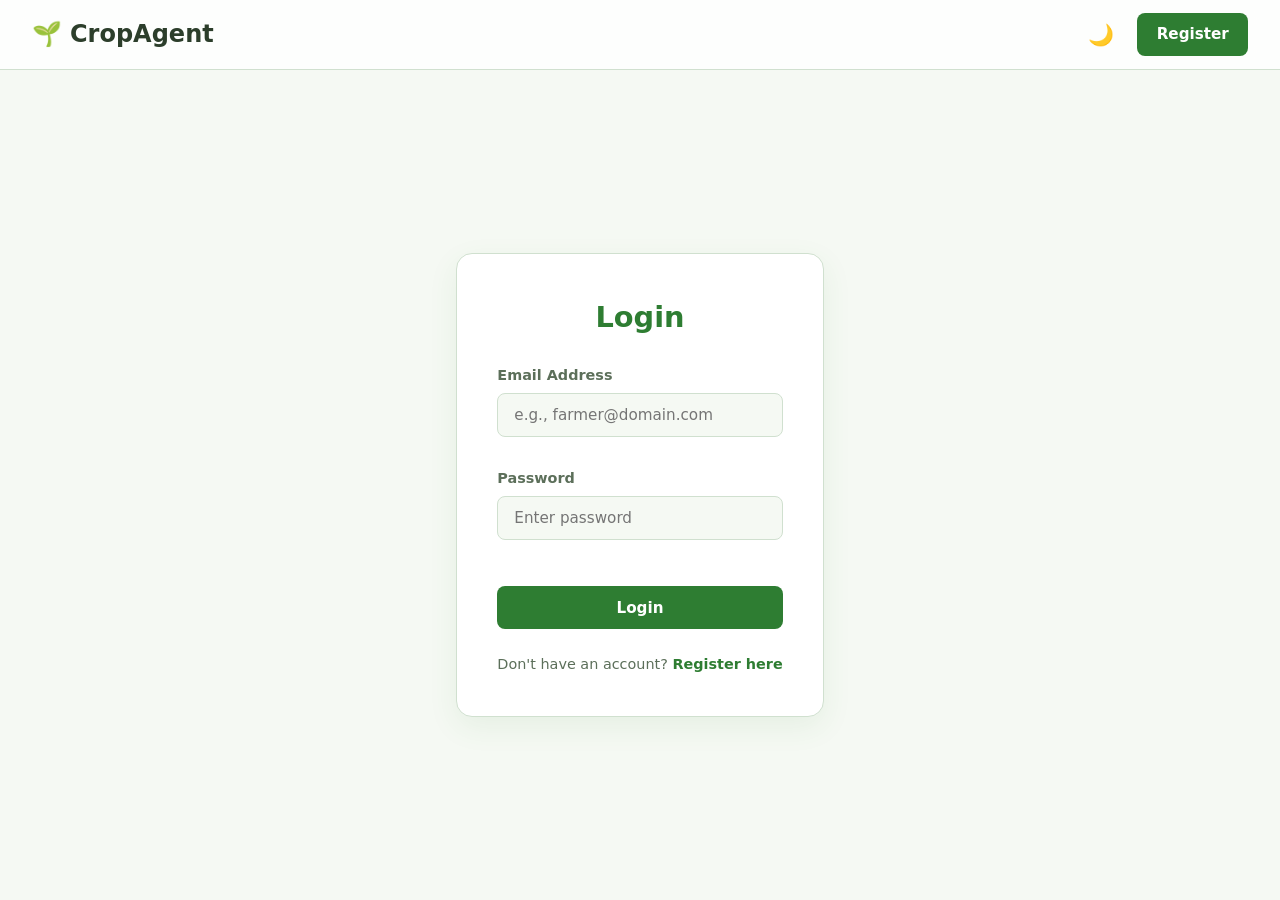
<file: src/main/resources/static/login.html>
<!DOCTYPE html>
<html lang="en">
<head>
    <meta charset="UTF-8">
    <meta name="viewport" content="width=device-width, initial-scale=1.0">
    <title>Login - Crop Recommendation Agent</title>
    <link rel="stylesheet" href="css/style.css">
</head>
<body>

    <!-- Header Navbar -->
    <nav class="navbar">
        <a href="index.html" class="navbar-logo">🌱 <span>CropAgent</span></a>
        <div class="navbar-actions">
            <button class="btn-icon" id="darkModeToggle" title="Toggle Theme">🌙</button>
            <a href="register.html" class="btn btn-primary">Register</a>
        </div>
    </nav>

    <!-- Login Form Container -->
    <main class="container" style="display: flex; align-items: center; justify-content: center;">
        <div class="form-container">
            <h2 class="form-title">Login</h2>
            
            <div id="errorAlert" class="alert alert-danger" style="display: none;"></div>

            <form id="loginForm">
                <div class="form-group">
                    <label for="email" class="form-label">Email Address</label>
                    <input type="email" id="email" class="form-input" placeholder="e.g., farmer@domain.com" required>
                    <span id="emailError" class="form-error"></span>
                </div>

                <div class="form-group">
                    <label for="password" class="form-label">Password</label>
                    <input type="password" id="password" class="form-input" placeholder="Enter password" required>
                    <span id="passwordError" class="form-error"></span>
                </div>

                <button type="submit" class="btn btn-primary form-submit-btn">Login</button>
            </form>

            <div class="form-footer">
                Don't have an account? <a href="register.html">Register here</a>
            </div>
        </div>
    </main>



    <!-- Scripts -->
    <script src="js/main.js"></script>
    <script src="js/auth.js"></script>
</body>
</html>
</file>
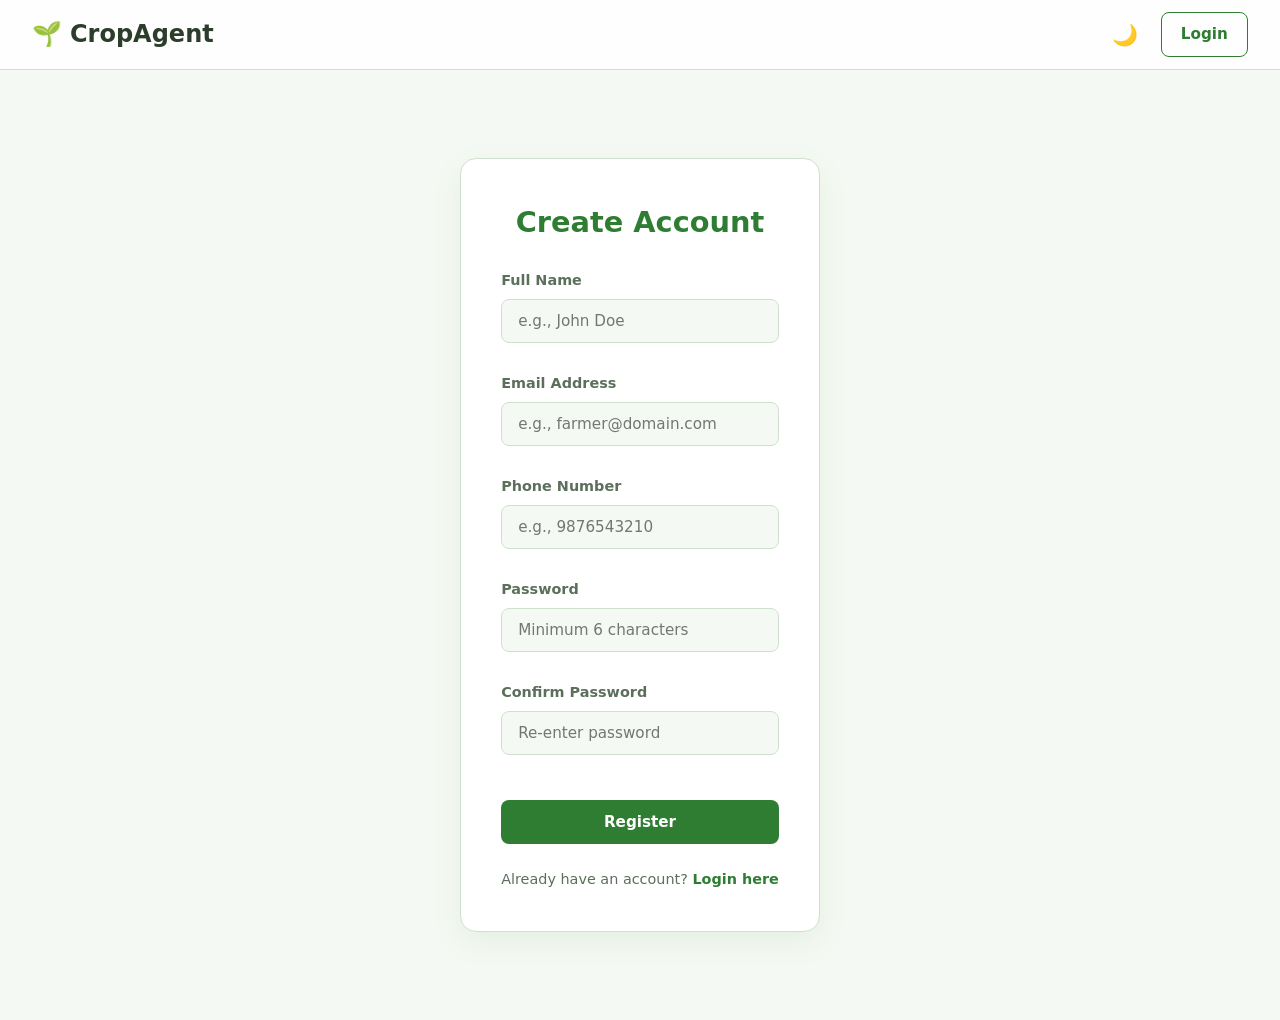
<file: src/main/resources/static/register.html>
<!DOCTYPE html>
<html lang="en">
<head>
    <meta charset="UTF-8">
    <meta name="viewport" content="width=device-width, initial-scale=1.0">
    <title>Register - Crop Recommendation Agent</title>
    <link rel="stylesheet" href="css/style.css">
</head>
<body>

    <!-- Header Navbar -->
    <nav class="navbar">
        <a href="index.html" class="navbar-logo">🌱 <span>CropAgent</span></a>
        <div class="navbar-actions">
            <button class="btn-icon" id="darkModeToggle" title="Toggle Theme">🌙</button>
            <a href="login.html" class="btn btn-secondary">Login</a>
        </div>
    </nav>

    <!-- Register Form Container -->
    <main class="container" style="display: flex; align-items: center; justify-content: center;">
        <div class="form-container">
            <h2 class="form-title">Create Account</h2>
            
            <div id="errorAlert" class="alert alert-danger" style="display: none;"></div>
            <div id="successAlert" class="alert alert-success" style="display: none;"></div>

            <form id="registerForm">
                <div class="form-group">
                    <label for="fullName" class="form-label">Full Name</label>
                    <input type="text" id="fullName" class="form-input" placeholder="e.g., John Doe" required minlength="2">
                    <span id="fullNameError" class="form-error"></span>
                </div>

                <div class="form-group">
                    <label for="email" class="form-label">Email Address</label>
                    <input type="email" id="email" class="form-input" placeholder="e.g., farmer@domain.com" required>
                    <span id="emailError" class="form-error"></span>
                </div>

                <div class="form-group">
                    <label for="phoneNumber" class="form-label">Phone Number</label>
                    <input type="tel" id="phoneNumber" class="form-input" placeholder="e.g., 9876543210" required pattern="[0-9]{10,15}">
                    <span id="phoneNumberError" class="form-error"></span>
                </div>

                <div class="form-group">
                    <label for="password" class="form-label">Password</label>
                    <input type="password" id="password" class="form-input" placeholder="Minimum 6 characters" required minlength="6">
                    <span id="passwordError" class="form-error"></span>
                </div>

                <div class="form-group">
                    <label for="confirmPassword" class="form-label">Confirm Password</label>
                    <input type="password" id="confirmPassword" class="form-input" placeholder="Re-enter password" required>
                    <span id="confirmPasswordError" class="form-error"></span>
                </div>

                <button type="submit" class="btn btn-primary form-submit-btn">Register</button>
            </form>

            <div class="form-footer">
                Already have an account? <a href="login.html">Login here</a>
            </div>
        </div>
    </main>

   

    <!-- Scripts -->
    <script src="js/main.js"></script>
    <script src="js/auth.js"></script>
</body>
</html>
</file>
<file: src/main/resources/static/css/style.css>
/* CSS Variables for Theming */
:root {
    --bg-primary: #f5f9f3;
    --bg-secondary: #ffffff;
    --text-primary: #2c3e2b;
    --text-secondary: #5c6f5a;
    --color-primary: #2e7d32;
    --color-primary-light: #e8f5e9;
    --color-primary-hover: #1b5e20;
    --color-accent: #4caf50;
    --color-accent-hover: #45a049;
    --color-danger: #d32f2f;
    --color-danger-hover: #b71c1c;
    --color-danger-light: #ffebee;
    --color-success: #388e3c;
    --color-warning: #fbc02d;
    --card-bg: #ffffff;
    --card-shadow: 0 10px 30px rgba(46, 125, 50, 0.08);
    --border-color: #d0e0cf;
    --transition-speed: 0.3s;
    --font-sans: 'Outfit', 'Inter', system-ui, -apple-system, sans-serif;
    --navbar-height: 70px;
}

/* Dark Mode Variables */
body.dark-mode {
    --bg-primary: #121812;
    --bg-secondary: #1a221a;
    --text-primary: #e2ede2;
    --text-secondary: #9cb09b;
    --color-primary: #4caf50;
    --color-primary-light: #223322;
    --color-primary-hover: #81c784;
    --color-accent: #66bb6a;
    --color-accent-hover: #81c784;
    --color-danger: #ef5350;
    --color-danger-hover: #e57373;
    --color-danger-light: #331c1c;
    --card-bg: #1a221a;
    --card-shadow: 0 10px 30px rgba(0, 0, 0, 0.4);
    --border-color: #2e3e2d;
}

/* Fonts Import */
@import url('https://fonts.googleapis.com/css2?family=Inter:wght@300;400;500;600&family=Outfit:wght@400;500;600;700;800&display=swap');

/* Global Resets */
* {
    box-sizing: border-box;
    margin: 0;
    padding: 0;
}

body {
    font-family: var(--font-sans);
    background-color: var(--bg-primary);
    color: var(--text-primary);
    min-height: 100vh;
    display: flex;
    flex-direction: column;
    transition: background-color var(--transition-speed), color var(--transition-speed);
    line-height: 1.6;
}

a {
    color: inherit;
    text-decoration: none;
}

/* Navbar Style */
.navbar {
    height: var(--navbar-height);
    background: rgba(255, 255, 255, 0.8);
    backdrop-filter: blur(12px);
    -webkit-backdrop-filter: blur(12px);
    border-bottom: 1px solid var(--border-color);
    position: sticky;
    top: 0;
    z-index: 1000;
    display: flex;
    align-items: center;
    justify-content: space-between;
    padding: 0 2rem;
    transition: background var(--transition-speed), border var(--transition-speed);
}

body.dark-mode .navbar {
    background: rgba(26, 34, 26, 0.8);
}

.navbar-logo {
    font-size: 1.5rem;
    font-weight: 700;
    color: var(--color-primary);
    display: flex;
    align-items: center;
    gap: 0.5rem;
}

.navbar-logo span {
    color: var(--text-primary);
}

.navbar-links {
    display: flex;
    align-items: center;
    gap: 1.5rem;
    list-style: none;
}

.navbar-links a {
    font-weight: 500;
    font-size: 0.95rem;
    color: var(--text-secondary);
    padding: 0.5rem 0.8rem;
    border-radius: 6px;
    transition: color var(--transition-speed), background var(--transition-speed);
}

.navbar-links a:hover,
.navbar-links a.active {
    color: var(--color-primary);
    background-color: var(--color-primary-light);
}

.navbar-actions {
    display: flex;
    align-items: center;
    gap: 1rem;
}

/* Custom Buttons */
.btn {
    display: inline-flex;
    align-items: center;
    justify-content: center;
    gap: 0.5rem;
    padding: 0.6rem 1.2rem;
    font-size: 0.95rem;
    font-weight: 600;
    border-radius: 8px;
    border: none;
    cursor: pointer;
    transition: all var(--transition-speed) ease;
    font-family: var(--font-sans);
}

.btn-primary {
    background-color: var(--color-primary);
    color: white;
}

.btn-primary:hover {
    background-color: var(--color-primary-hover);
    transform: translateY(-2px);
}

.btn-secondary {
    background-color: transparent;
    color: var(--color-primary);
    border: 1px solid var(--color-primary);
}

.btn-secondary:hover {
    background-color: var(--color-primary-light);
    transform: translateY(-2px);
}

.btn-danger {
    background-color: var(--color-danger);
    color: white;
}

.btn-danger:hover {
    background-color: var(--color-danger-hover);
    transform: translateY(-2px);
}

.btn-icon {
    background: none;
    border: none;
    cursor: pointer;
    font-size: 1.3rem;
    color: var(--text-secondary);
    display: flex;
    align-items: center;
    justify-content: center;
    width: 40px;
    height: 40px;
    border-radius: 50%;
    transition: background var(--transition-speed), color var(--transition-speed);
}

.btn-icon:hover {
    background-color: var(--color-primary-light);
    color: var(--color-primary);
}

/* Hero Section */
.hero {
    background: linear-gradient(135deg, rgba(46, 125, 50, 0.05) 0%, rgba(76, 175, 80, 0.1) 100%);
    padding: 5rem 2rem;
    text-align: center;
    position: relative;
    overflow: hidden;
    display: flex;
    flex-direction: column;
    align-items: center;
    justify-content: center;
    gap: 1.5rem;
    border-bottom: 1px solid var(--border-color);
}

.hero-title {
    font-size: 3rem;
    font-weight: 800;
    color: var(--color-primary);
    max-width: 800px;
    line-height: 1.2;
    animation: fadeInUp 0.8s ease;
}

.hero-subtitle {
    font-size: 1.25rem;
    color: var(--text-secondary);
    max-width: 600px;
    animation: fadeInUp 1s ease;
}

.hero-buttons {
    display: flex;
    gap: 1rem;
    margin-top: 1rem;
    animation: fadeInUp 1.2s ease;
}

/* Container */
.container {
    max-width: 1200px;
    width: 100%;
    margin: 0 auto;
    padding: 2.5rem 1.5rem;
    flex-grow: 1;
}

/* Grid & Cards Section */
.cards-grid {
    display: grid;
    grid-template-columns: repeat(auto-fit, minmax(320px, 1fr));
    gap: 2rem;
    margin-top: 2rem;
}

.card {
    background-color: var(--card-bg);
    border: 1px solid var(--border-color);
    border-radius: 16px;
    padding: 2rem;
    box-shadow: var(--card-shadow);
    transition: transform var(--transition-speed) ease, box-shadow var(--transition-speed) ease;
    display: flex;
    flex-direction: column;
    gap: 1rem;
    position: relative;
    overflow: hidden;
}

.card:hover {
    transform: translateY(-5px);
    box-shadow: 0 15px 35px rgba(46, 125, 50, 0.15);
}

body.dark-mode .card:hover {
    box-shadow: 0 15px 35px rgba(0, 0, 0, 0.5);
}

.card-icon {
    font-size: 2.5rem;
    color: var(--color-primary);
    margin-bottom: 0.5rem;
}

.card-title {
    font-size: 1.4rem;
    font-weight: 700;
    color: var(--text-primary);
}

.card-desc {
    color: var(--text-secondary);
    font-size: 0.95rem;
    flex-grow: 1;
}

/* Forms Styling */
.form-container {
    max-width: 500px;
    margin: 3rem auto;
    background-color: var(--card-bg);
    border: 1px solid var(--border-color);
    border-radius: 16px;
    padding: 2.5rem;
    box-shadow: var(--card-shadow);
}

.form-title {
    font-size: 1.8rem;
    font-weight: 700;
    margin-bottom: 1.5rem;
    text-align: center;
    color: var(--color-primary);
}

.form-group {
    margin-bottom: 1.25rem;
    display: flex;
    flex-direction: column;
    gap: 0.4rem;
}

.form-label {
    font-size: 0.9rem;
    font-weight: 600;
    color: var(--text-secondary);
}

.form-input {
    width: 100%;
    padding: 0.75rem 1rem;
    font-size: 0.95rem;
    font-family: var(--font-sans);
    border-radius: 8px;
    border: 1px solid var(--border-color);
    background-color: var(--bg-primary);
    color: var(--text-primary);
    outline: none;
    transition: border-color var(--transition-speed);
}

.form-input:focus {
    border-color: var(--color-primary);
}

.form-error {
    color: var(--color-danger);
    font-size: 0.8rem;
    margin-top: 0.2rem;
}

.form-submit-btn {
    width: 100%;
    margin-top: 1rem;
    padding: 0.8rem;
}

.form-footer {
    margin-top: 1.5rem;
    text-align: center;
    font-size: 0.9rem;
    color: var(--text-secondary);
}

.form-footer a {
    color: var(--color-primary);
    font-weight: 600;
}

.form-footer a:hover {
    text-decoration: underline;
}

/* Grid Layout for Analysis Forms */
.analysis-grid {
    display: grid;
    grid-template-columns: repeat(auto-fit, minmax(220px, 1fr));
    gap: 1.25rem;
    margin-bottom: 1.5rem;
}

/* Tabs */
.tabs-header {
    display: flex;
    border-bottom: 2px solid var(--border-color);
    margin-bottom: 2rem;
    gap: 1rem;
}

.tab-btn {
    padding: 0.8rem 1.5rem;
    font-size: 1rem;
    font-weight: 600;
    color: var(--text-secondary);
    background: none;
    border: none;
    cursor: pointer;
    position: relative;
    outline: none;
    transition: color var(--transition-speed);
}

.tab-btn.active {
    color: var(--color-primary);
}

.tab-btn.active::after {
    content: '';
    position: absolute;
    bottom: -2px;
    left: 0;
    right: 0;
    height: 2px;
    background-color: var(--color-primary);
}

.tab-content {
    display: none;
}

.tab-content.active {
    display: block;
}

/* Leaf Upload Section */
.upload-zone {
    border: 2px dashed var(--border-color);
    border-radius: 12px;
    padding: 3rem 2rem;
    text-align: center;
    cursor: pointer;
    background-color: var(--bg-primary);
    transition: border-color var(--transition-speed);
}

.upload-zone:hover {
    border-color: var(--color-primary);
}

.upload-icon {
    font-size: 3rem;
    color: var(--text-secondary);
    margin-bottom: 1rem;
}

#imagePreview {
    max-width: 100%;
    max-height: 300px;
    border-radius: 8px;
    margin-top: 1rem;
    display: none;
}

/* Results Display */
.result-section {
    margin-top: 3rem;
    display: none;
    animation: fadeInUp 0.5s ease;
}

.result-header {
    display: flex;
    justify-content: space-between;
    align-items: center;
    border-bottom: 2px solid var(--color-primary);
    padding-bottom: 0.5rem;
    margin-bottom: 1.5rem;
}

.result-grid {
    display: grid;
    grid-template-columns: repeat(auto-fit, minmax(280px, 1fr));
    gap: 1.5rem;
}

.result-card {
    background-color: var(--card-bg);
    border: 1px solid var(--border-color);
    border-radius: 12px;
    padding: 1.5rem;
    box-shadow: var(--card-shadow);
}

.result-card-title {
    font-size: 1.1rem;
    font-weight: 700;
    color: var(--color-primary);
    margin-bottom: 0.5rem;
    border-bottom: 1px solid var(--border-color);
    padding-bottom: 0.3rem;
}

/* Alert Notification System */
.alert {
    padding: 1rem;
    border-radius: 8px;
    margin-bottom: 1.5rem;
    font-weight: 500;
    display: flex;
    align-items: center;
    gap: 0.8rem;
}

.alert-success {
    background-color: var(--color-primary-light);
    color: var(--color-success);
    border: 1px solid var(--color-success);
}

.alert-danger {
    background-color: var(--color-danger-light);
    color: var(--color-danger);
    border: 1px solid var(--color-danger);
}

/* Loading Overlay */
.loading-overlay {
    position: fixed;
    top: 0;
    left: 0;
    right: 0;
    bottom: 0;
    background: rgba(0, 0, 0, 0.6);
    backdrop-filter: blur(4px);
    z-index: 9999;
    display: flex;
    flex-direction: column;
    justify-content: center;
    align-items: center;
    color: white;
    font-weight: 600;
    gap: 1rem;
    opacity: 0;
    pointer-events: none;
    transition: opacity var(--transition-speed);
}

.loading-overlay.active {
    opacity: 1;
    pointer-events: auto;
}

.spinner {
    width: 50px;
    height: 50px;
    border: 5px solid rgba(255, 255, 255, 0.3);
    border-radius: 50%;
    border-top-color: var(--color-accent);
    animation: spin 1s ease-in-out infinite;
}

/* Tables styling */
.table-container {
    overflow-x: auto;
    background-color: var(--card-bg);
    border: 1px solid var(--border-color);
    border-radius: 12px;
    box-shadow: var(--card-shadow);
    margin-top: 1.5rem;
}

.custom-table {
    width: 100%;
    border-collapse: collapse;
    text-align: left;
    font-size: 0.95rem;
}

.custom-table th {
    background-color: var(--color-primary-light);
    color: var(--color-primary);
    font-weight: 600;
    padding: 1rem;
    border-bottom: 2px solid var(--border-color);
}

.custom-table td {
    padding: 1rem;
    border-bottom: 1px solid var(--border-color);
    color: var(--text-primary);
}

.custom-table tr:hover {
    background-color: var(--bg-primary);
}

.badge {
    padding: 0.25rem 0.6rem;
    border-radius: 12px;
    font-size: 0.75rem;
    font-weight: 700;
}

.badge-land {
    background-color: #e3f2fd;
    color: #0d47a1;
}

.badge-leaf {
    background-color: #efebe9;
    color: #4e342e;
}

.action-buttons {
    display: flex;
    gap: 0.5rem;
}

/* History search & filters bar */
.filter-bar {
    display: flex;
    flex-wrap: wrap;
    gap: 1rem;
    align-items: center;
    justify-content: space-between;
    margin-bottom: 1.5rem;
    background-color: var(--card-bg);
    border: 1px solid var(--border-color);
    border-radius: 12px;
    padding: 1rem;
    box-shadow: var(--card-shadow);
}

.filter-inputs {
    display: flex;
    gap: 1rem;
    flex-grow: 1;
    max-width: 600px;
}

/* Profile Section Layout */
.profile-layout {
    display: grid;
    grid-template-columns: 1fr 2fr;
    gap: 2rem;
    align-items: start;
}

@media(max-width: 768px) {
    .profile-layout {
        grid-template-columns: 1fr;
    }
}

/* Footer Section */
footer.app-footer {
    background-color: var(--bg-secondary);
    border-top: 1px solid var(--border-color);
    padding: 1.5rem;
    text-align: center;
    font-size: 0.9rem;
    color: var(--text-secondary);
    margin-top: auto;
}

/* Hamburger mobile menu */
.menu-toggle {
    display: none;
    font-size: 1.5rem;
    background: none;
    border: none;
    color: var(--text-primary);
    cursor: pointer;
}

@media (max-width: 992px) {
    .menu-toggle {
        display: block;
    }

    .navbar-links {
        display: none;
        flex-direction: column;
        position: absolute;
        top: var(--navbar-height);
        left: 0;
        right: 0;
        background-color: var(--bg-secondary);
        border-bottom: 1px solid var(--border-color);
        padding: 1rem;
        box-shadow: var(--card-shadow);
        gap: 1rem;
    }

    .navbar-links.active {
        display: flex;
    }
}

/* Keyframes */
@keyframes spin {
    to { transform: rotate(360deg); }
}

@keyframes fadeInUp {
    from {
        opacity: 0;
        transform: translateY(20px);
    }
    to {
        opacity: 1;
        transform: translateY(0);
    }
}
</file>
